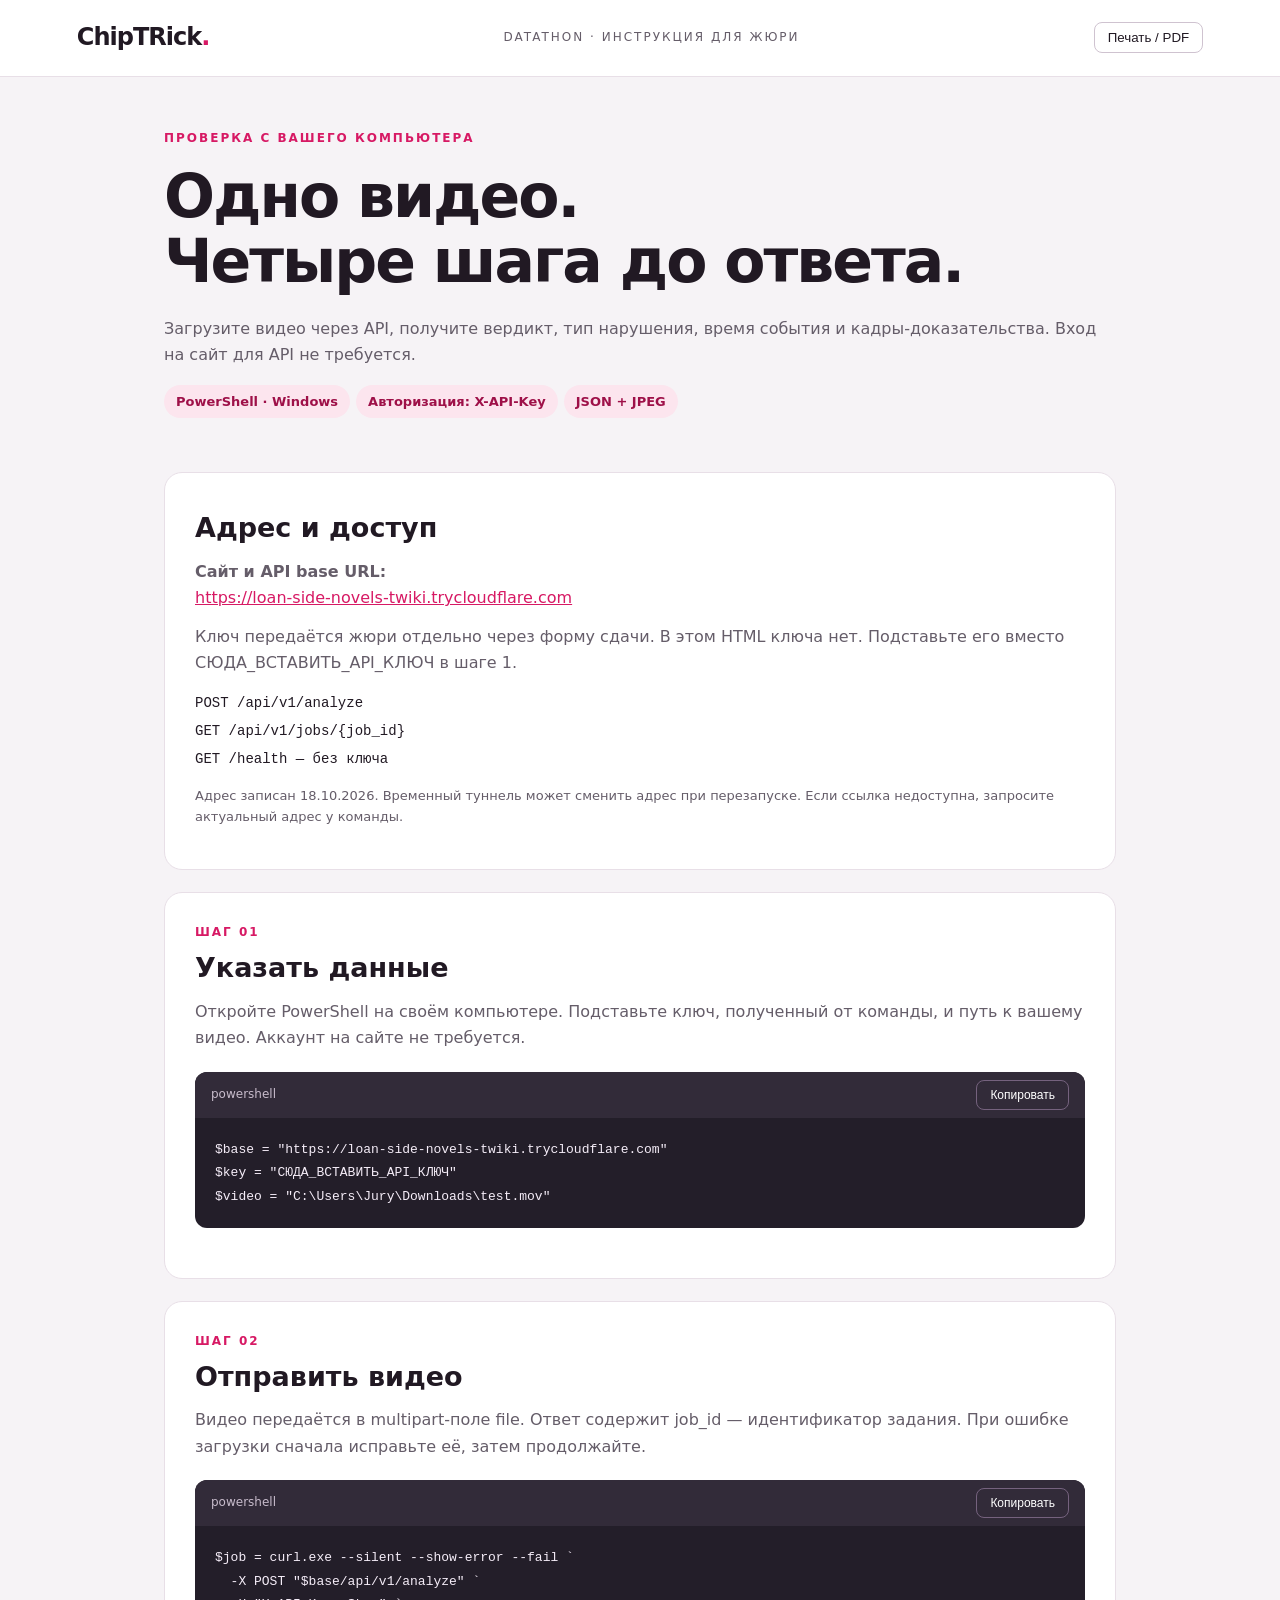
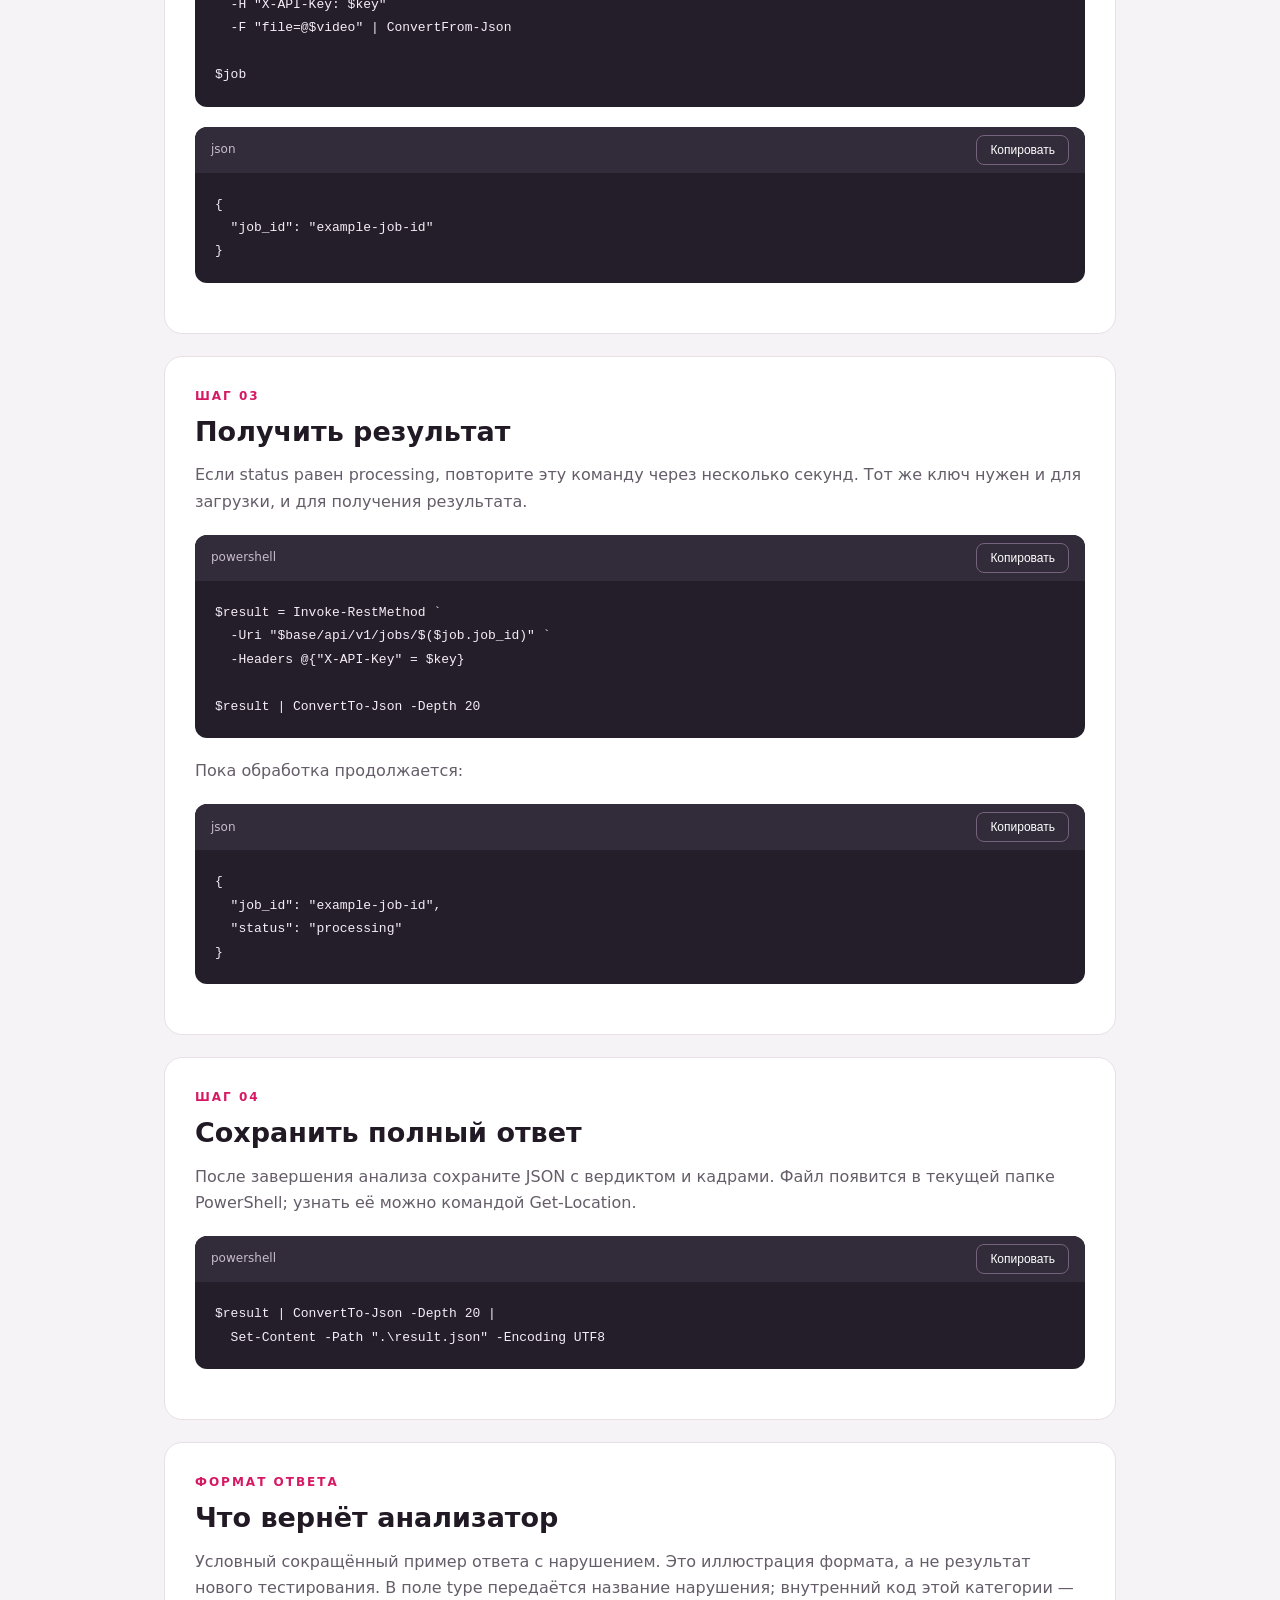
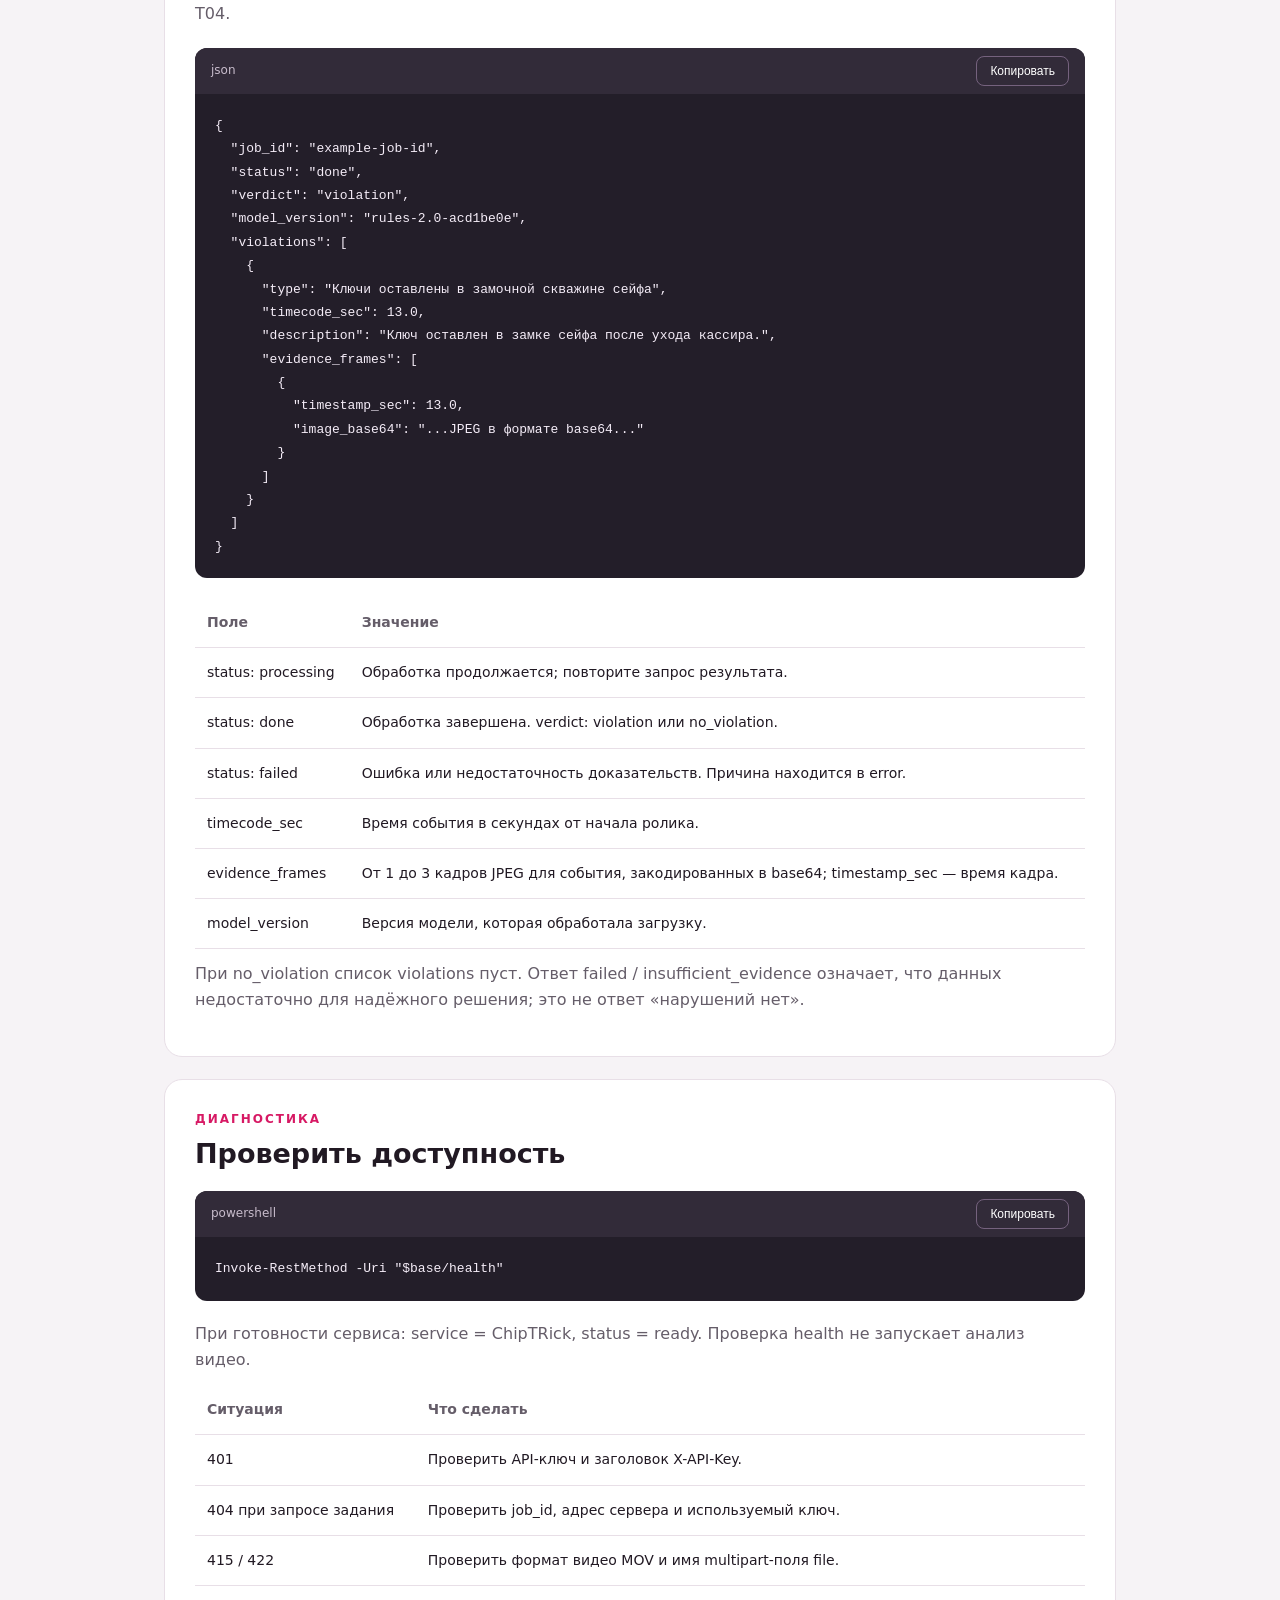
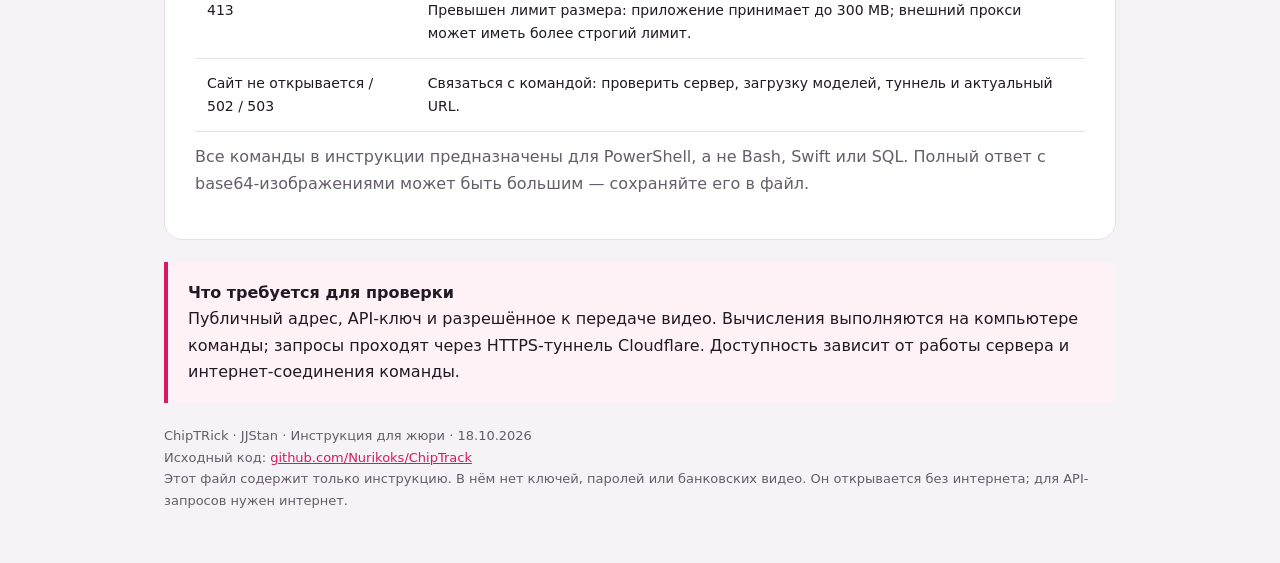
<file: docs/ChipTRick_Jury_API.html>
<!doctype html><html lang="ru"><head><meta charset="utf-8"><meta name="viewport" content="width=device-width,initial-scale=1"><title>ChipTRick — API для жюри</title><style>
:root{--pink:#d71964;--ink:#211923;--muted:#655d69;--line:#e8dfe7}*{box-sizing:border-box}body{margin:0;background:#f6f3f6;color:var(--ink);font:16px/1.65 system-ui,-apple-system,Segoe UI,sans-serif}header{background:white;border-bottom:1px solid var(--line);padding:18px 6%;display:flex;align-items:center;justify-content:space-between;gap:16px}.brand{font-size:24px;font-weight:850;letter-spacing:-1px}.brand b{color:var(--pink)}.tag{font-size:12px;text-transform:uppercase;letter-spacing:2px;color:var(--muted)}main{max-width:1000px;margin:auto;padding:52px 24px}.hero{padding-bottom:28px}h1{font-size:clamp(34px,6vw,60px);letter-spacing:-2px;line-height:1.08;margin:16px 0 22px}h2{font-size:27px;line-height:1.25;margin:8px 0 14px}p{margin:12px 0;color:var(--muted)}a{color:var(--pink);overflow-wrap:anywhere}.pill{display:inline-block;padding:6px 12px;background:#fce5ee;color:#9e1048;border-radius:30px;font-size:13px;font-weight:650;margin:4px 6px 4px 0}section,.panel{background:white;padding:30px;border:1px solid var(--line);border-radius:18px;margin:22px 0}.step{font-size:12px;font-weight:750;letter-spacing:2px;color:var(--pink)}.code{background:#231e29;color:#f5edf8;border-radius:12px;overflow:hidden;margin:20px 0}.codebar{display:flex;align-items:center;justify-content:space-between;padding:8px 16px;background:#322b39;font-size:12px;color:#c8bccc}pre{margin:0;padding:20px;overflow-x:auto;font:13px/1.8 Consolas,monospace;tab-size:2}button{border:1px solid #cfc3d0;background:white;color:var(--ink);border-radius:8px;padding:7px 13px;cursor:pointer}.copy{background:transparent;color:white;border-color:#75627e;font-size:12px}button:hover{border-color:var(--pink)}table{border-collapse:collapse;width:100%;font-size:14px}td,th{padding:13px 12px;border-bottom:1px solid var(--line);text-align:left;vertical-align:top}td code{overflow-wrap:anywhere}th{color:var(--muted)}.table{overflow-x:auto}.note{padding:18px 20px;background:#fff2f7;border-left:4px solid var(--pink);border-radius:0 8px 8px 0}.small{font-size:13px}.routes{font:14px/2 Consolas,monospace;overflow-wrap:anywhere}footer{padding-top:22px;color:var(--muted);font-size:13px}@media(max-width:600px){main{padding:28px 16px}section,.panel{padding:20px}header{padding:14px 20px}.tag{display:none}pre{font-size:12px}}@media print{body{background:white}main{padding:0}header{padding:0 0 12px}section,.panel{break-inside:avoid;padding:16px}.copy,#print{display:none}pre{white-space:pre-wrap;overflow-wrap:anywhere}.code,.codebar{background:#f2f0f3;color:#171217}h1{font-size:34px}}
</style></head><body><header><div class="brand">ChipTRick<b>.</b></div><span class="tag">Datathon · инструкция для жюри</span><button id="print">Печать / PDF</button></header><main><div class="hero"><div class="step">ПРОВЕРКА С ВАШЕГО КОМПЬЮТЕРА</div><h1>Одно видео.<br>Четыре шага до ответа.</h1><p>Загрузите видео через API, получите вердикт, тип нарушения, время события и кадры-доказательства. Вход на сайт для API не требуется.</p><span class="pill">PowerShell · Windows</span><span class="pill">Авторизация: X-API-Key</span><span class="pill">JSON + JPEG</span></div><div class="panel"><h2>Адрес и доступ</h2><p><strong>Сайт и API base URL:</strong><br><a href="https://loan-side-novels-twiki.trycloudflare.com">https://loan-side-novels-twiki.trycloudflare.com</a></p><p>Ключ передаётся жюри отдельно через форму сдачи. В этом HTML ключа нет. Подставьте его вместо СЮДА_ВСТАВИТЬ_API_КЛЮЧ в шаге 1.</p><div class="routes">POST /api/v1/analyze<br>GET /api/v1/jobs/{job_id}<br>GET /health — без ключа</div><p class="small">Адрес записан 18.10.2026. Временный туннель может сменить адрес при перезапуске. Если ссылка недоступна, запросите актуальный адрес у команды.</p></div><section id="step1"><div class="step">ШАГ 01</div><h2>Указать данные</h2><p>Откройте PowerShell на своём компьютере. Подставьте ключ, полученный от команды, и путь к вашему видео. Аккаунт на сайте не требуется.</p><div class="code"><div class="codebar"><span>powershell</span><button class="copy" type="button">Копировать</button></div><pre><code>$base = &quot;https://loan-side-novels-twiki.trycloudflare.com&quot;
$key = &quot;СЮДА_ВСТАВИТЬ_API_КЛЮЧ&quot;
$video = &quot;C:\Users\Jury\Downloads\test.mov&quot;</code></pre></div></section><section id="step2"><div class="step">ШАГ 02</div><h2>Отправить видео</h2><p>Видео передаётся в multipart-поле file. Ответ содержит job_id — идентификатор задания. При ошибке загрузки сначала исправьте её, затем продолжайте.</p><div class="code"><div class="codebar"><span>powershell</span><button class="copy" type="button">Копировать</button></div><pre><code>$job = curl.exe --silent --show-error --fail `
  -X POST &quot;$base/api/v1/analyze&quot; `
  -H &quot;X-API-Key: $key&quot; `
  -F &quot;file=@$video&quot; | ConvertFrom-Json

$job</code></pre></div><div class="code"><div class="codebar"><span>json</span><button class="copy" type="button">Копировать</button></div><pre><code>{
  &quot;job_id&quot;: &quot;example-job-id&quot;
}</code></pre></div></section><section id="step3"><div class="step">ШАГ 03</div><h2>Получить результат</h2><p>Если status равен processing, повторите эту команду через несколько секунд. Тот же ключ нужен и для загрузки, и для получения результата.</p><div class="code"><div class="codebar"><span>powershell</span><button class="copy" type="button">Копировать</button></div><pre><code>$result = Invoke-RestMethod `
  -Uri &quot;$base/api/v1/jobs/$($job.job_id)&quot; `
  -Headers @{&quot;X-API-Key&quot; = $key}

$result | ConvertTo-Json -Depth 20</code></pre></div><p>Пока обработка продолжается:</p><div class="code"><div class="codebar"><span>json</span><button class="copy" type="button">Копировать</button></div><pre><code>{
  &quot;job_id&quot;: &quot;example-job-id&quot;,
  &quot;status&quot;: &quot;processing&quot;
}</code></pre></div></section><section id="step4"><div class="step">ШАГ 04</div><h2>Сохранить полный ответ</h2><p>После завершения анализа сохраните JSON с вердиктом и кадрами. Файл появится в текущей папке PowerShell; узнать её можно командой Get-Location.</p><div class="code"><div class="codebar"><span>powershell</span><button class="copy" type="button">Копировать</button></div><pre><code>$result | ConvertTo-Json -Depth 20 |
  Set-Content -Path &quot;.\result.json&quot; -Encoding UTF8</code></pre></div></section><section><div class="step">ФОРМАТ ОТВЕТА</div><h2>Что вернёт анализатор</h2><p>Условный сокращённый пример ответа с нарушением. Это иллюстрация формата, а не результат нового тестирования. В поле type передаётся название нарушения; внутренний код этой категории — T04.</p><div class="code"><div class="codebar"><span>json</span><button class="copy" type="button">Копировать</button></div><pre><code>{
  &quot;job_id&quot;: &quot;example-job-id&quot;,
  &quot;status&quot;: &quot;done&quot;,
  &quot;verdict&quot;: &quot;violation&quot;,
  &quot;model_version&quot;: &quot;rules-2.0-acd1be0e&quot;,
  &quot;violations&quot;: [
    {
      &quot;type&quot;: &quot;Ключи оставлены в замочной скважине сейфа&quot;,
      &quot;timecode_sec&quot;: 13.0,
      &quot;description&quot;: &quot;Ключ оставлен в замке сейфа после ухода кассира.&quot;,
      &quot;evidence_frames&quot;: [
        {
          &quot;timestamp_sec&quot;: 13.0,
          &quot;image_base64&quot;: &quot;...JPEG в формате base64...&quot;
        }
      ]
    }
  ]
}</code></pre></div><div class="table"><table><thead><tr><th>Поле</th><th>Значение</th></tr></thead><tbody><tr><td>status: processing</td><td>Обработка продолжается; повторите запрос результата.</td></tr><tr><td>status: done</td><td>Обработка завершена. verdict: violation или no_violation.</td></tr><tr><td>status: failed</td><td>Ошибка или недостаточность доказательств. Причина находится в error.</td></tr><tr><td>timecode_sec</td><td>Время события в секундах от начала ролика.</td></tr><tr><td>evidence_frames</td><td>От 1 до 3 кадров JPEG для события, закодированных в base64; timestamp_sec — время кадра.</td></tr><tr><td>model_version</td><td>Версия модели, которая обработала загрузку.</td></tr></tbody></table></div><p>При no_violation список violations пуст. Ответ failed / insufficient_evidence означает, что данных недостаточно для надёжного решения; это не ответ «нарушений нет».</p></section><section><div class="step">ДИАГНОСТИКА</div><h2>Проверить доступность</h2><div class="code"><div class="codebar"><span>powershell</span><button class="copy" type="button">Копировать</button></div><pre><code>Invoke-RestMethod -Uri &quot;$base/health&quot;</code></pre></div><p>При готовности сервиса: service = ChipTRick, status = ready. Проверка health не запускает анализ видео.</p><div class="table"><table><tr><th>Ситуация</th><th>Что сделать</th></tr><tr><td>401</td><td>Проверить API-ключ и заголовок X-API-Key.</td></tr><tr><td>404 при запросе задания</td><td>Проверить job_id, адрес сервера и используемый ключ.</td></tr><tr><td>415 / 422</td><td>Проверить формат видео MOV и имя multipart-поля file.</td></tr><tr><td>413</td><td>Превышен лимит размера: приложение принимает до 300 MB; внешний прокси может иметь более строгий лимит.</td></tr><tr><td>Сайт не открывается / 502 / 503</td><td>Связаться с командой: проверить сервер, загрузку моделей, туннель и актуальный URL.</td></tr></table></div><p>Все команды в инструкции предназначены для PowerShell, а не Bash, Swift или SQL. Полный ответ с base64-изображениями может быть большим — сохраняйте его в файл.</p></section><div class="note"><strong>Что требуется для проверки</strong><br>Публичный адрес, API-ключ и разрешённое к передаче видео. Вычисления выполняются на компьютере команды; запросы проходят через HTTPS-туннель Cloudflare. Доступность зависит от работы сервера и интернет-соединения команды.</div><footer>ChipTRick · JJStan · Инструкция для жюри · 18.10.2026<br>Исходный код: <a href="https://github.com/Nurikoks/ChipTrack">github.com/Nurikoks/ChipTrack</a><br>Этот файл содержит только инструкцию. В нём нет ключей, паролей или банковских видео. Он открывается без интернета; для API-запросов нужен интернет.</footer></main><script>document.getElementById("print").onclick=()=>window.print();document.querySelectorAll(".copy").forEach(b=>b.onclick=async()=>{const text=b.closest(".code").querySelector("code").textContent;try{await navigator.clipboard.writeText(text);b.textContent="Скопировано";setTimeout(()=>b.textContent="Копировать",1800)}catch{const r=document.createRange();r.selectNodeContents(b.closest(".code").querySelector("code"));const s=window.getSelection();s.removeAllRanges();s.addRange(r);b.textContent="Нажмите Ctrl+C"}});</script></body></html>
</file>
